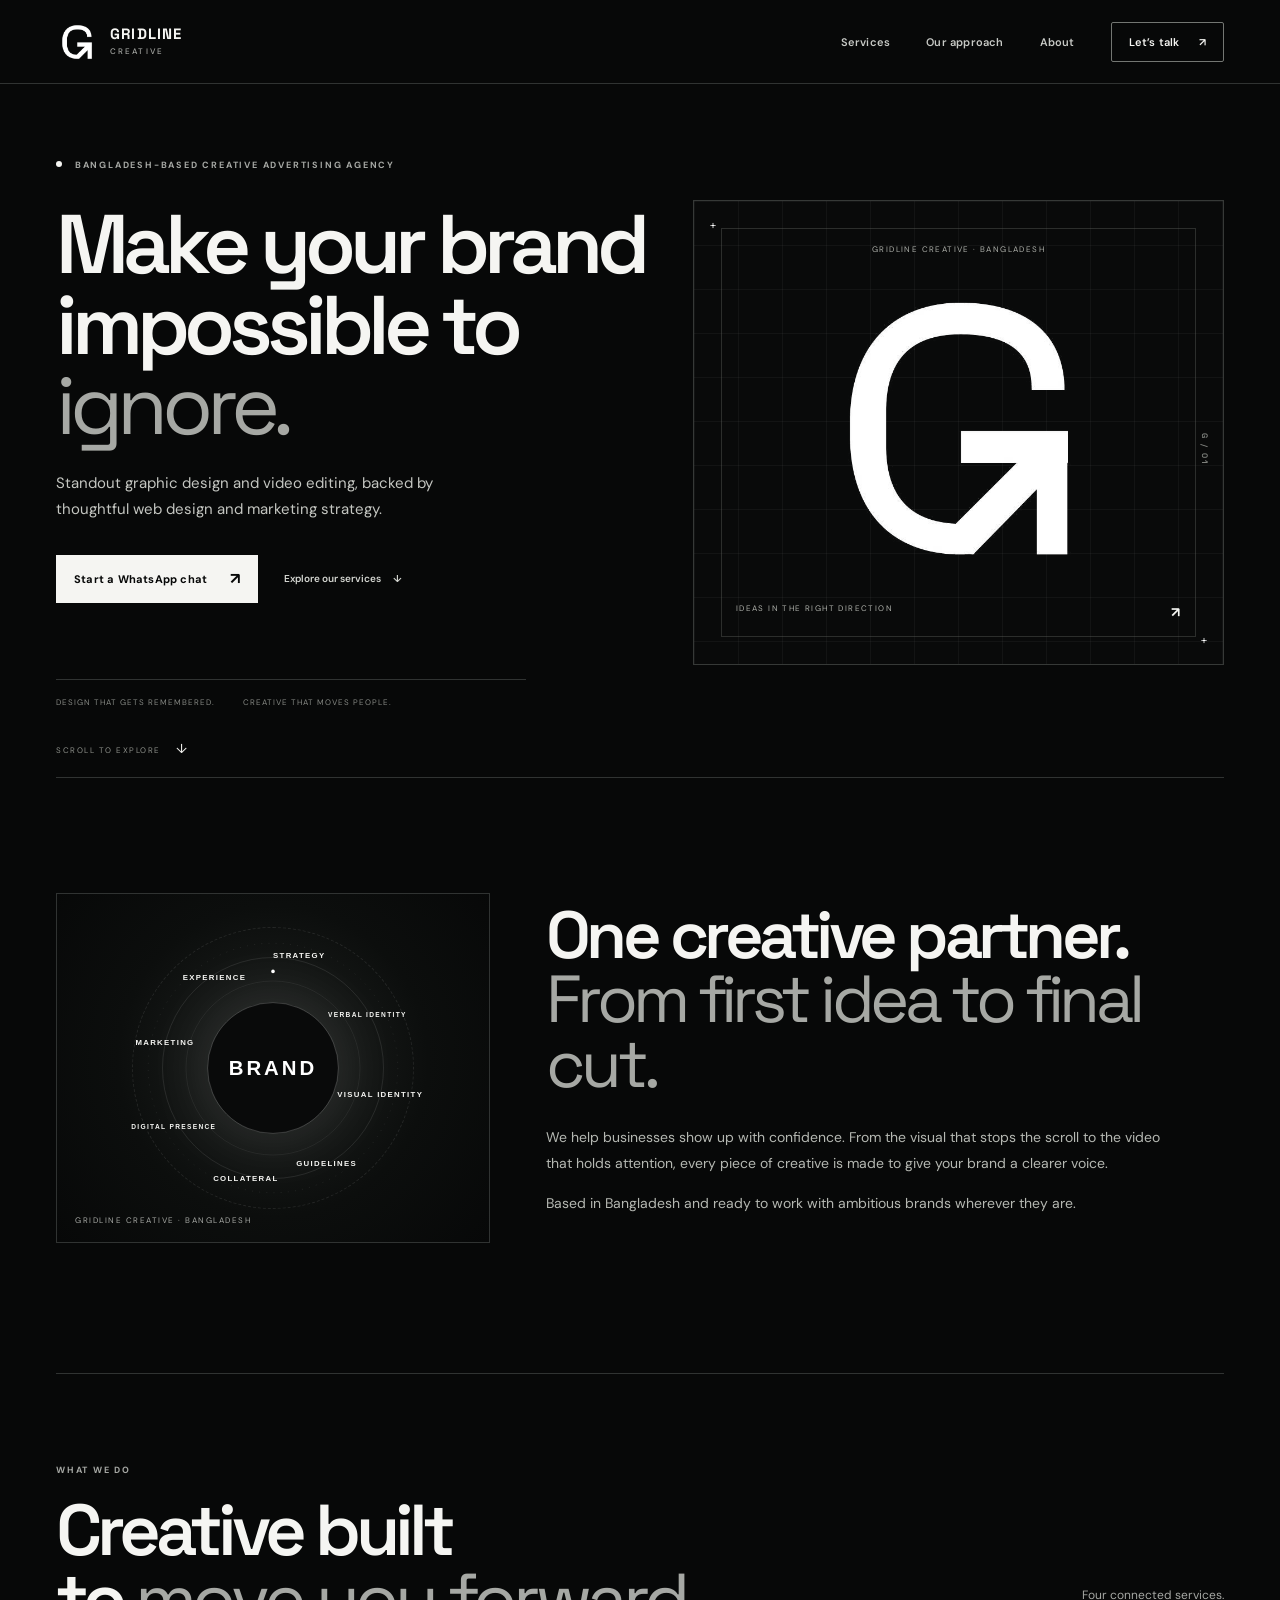
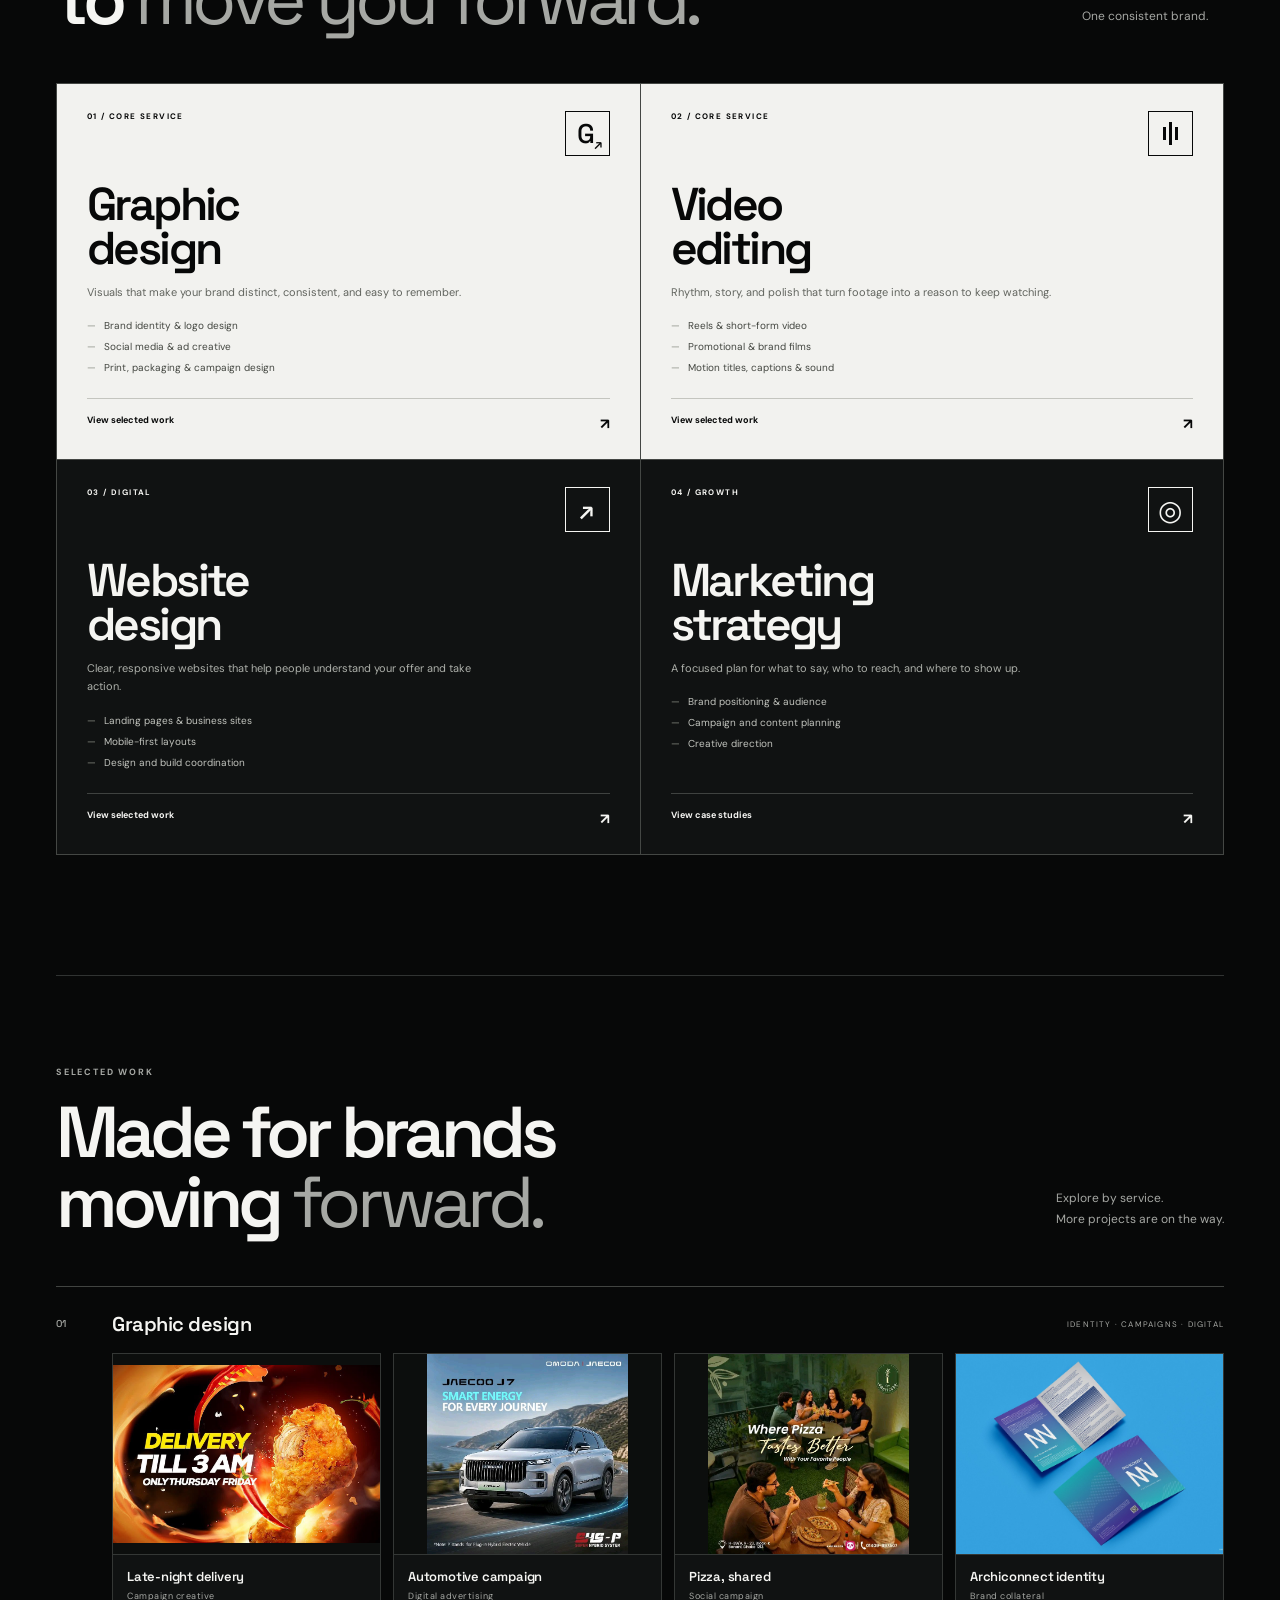
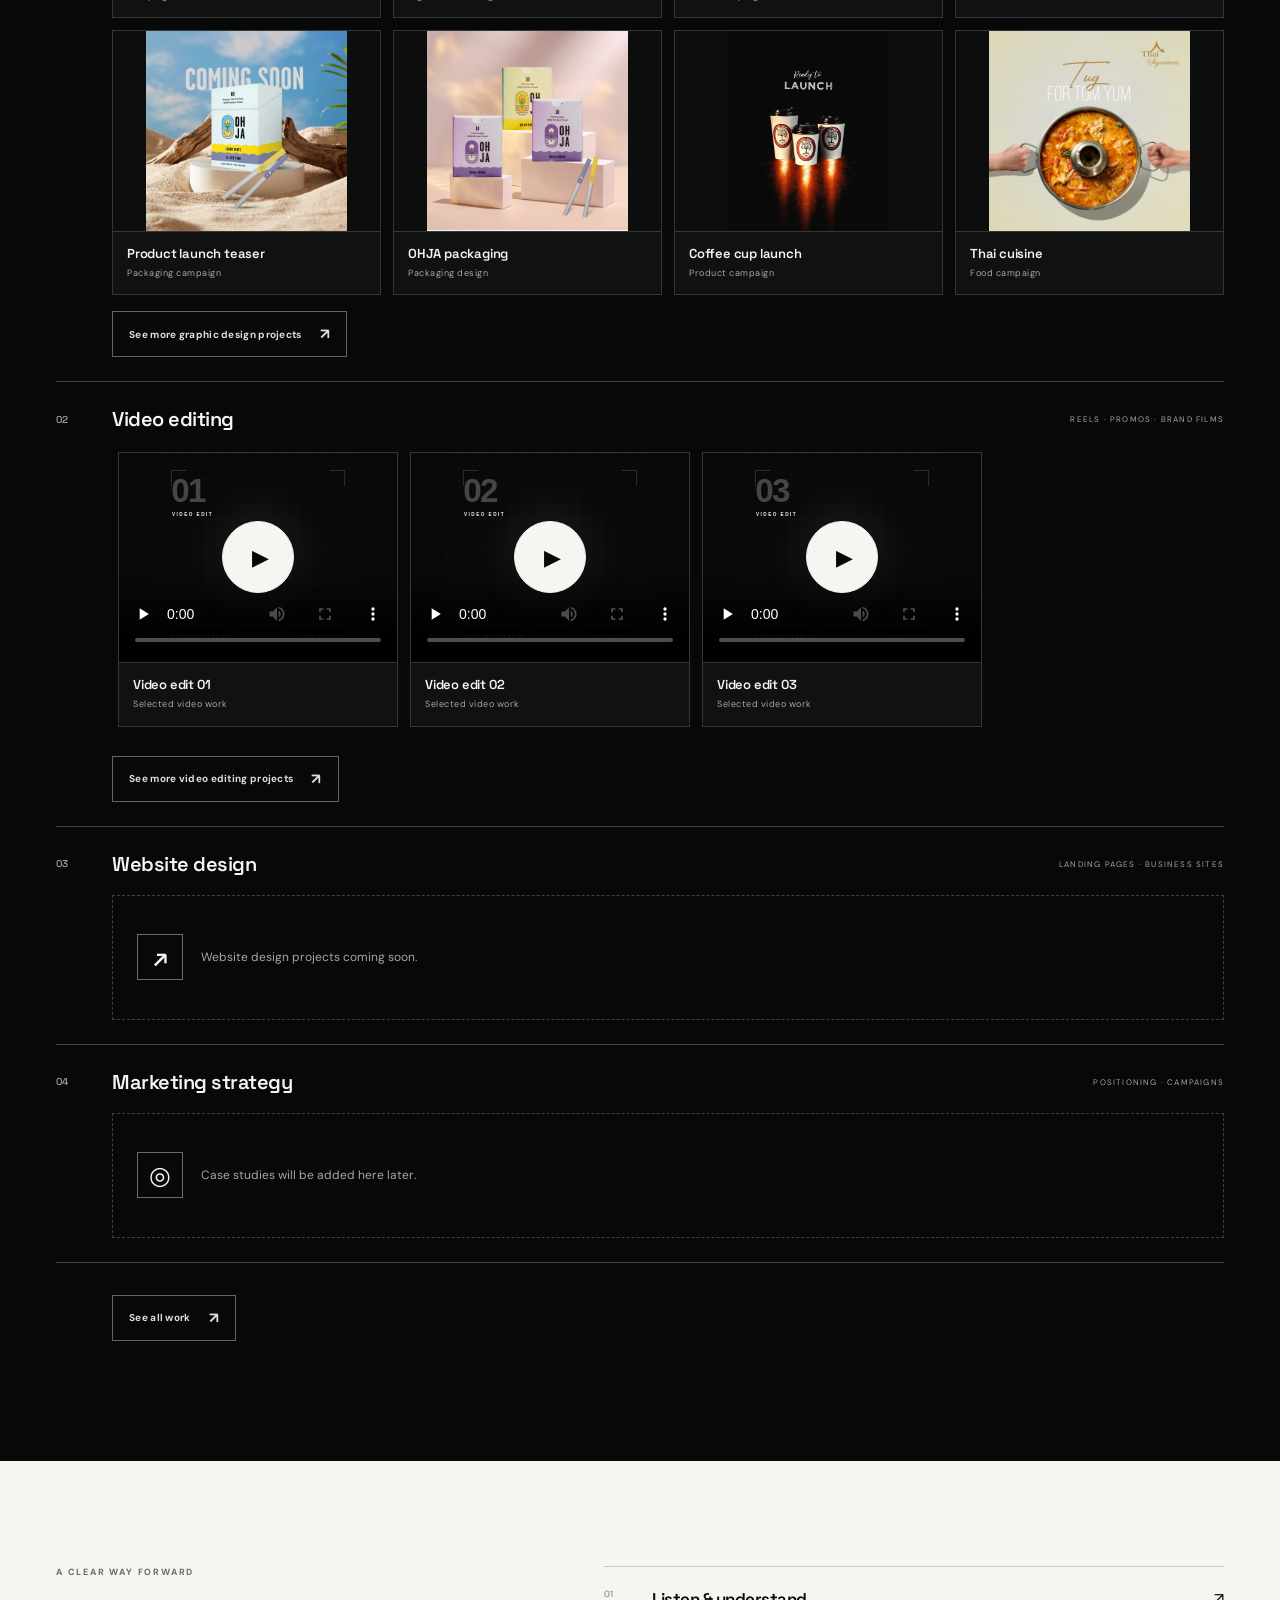
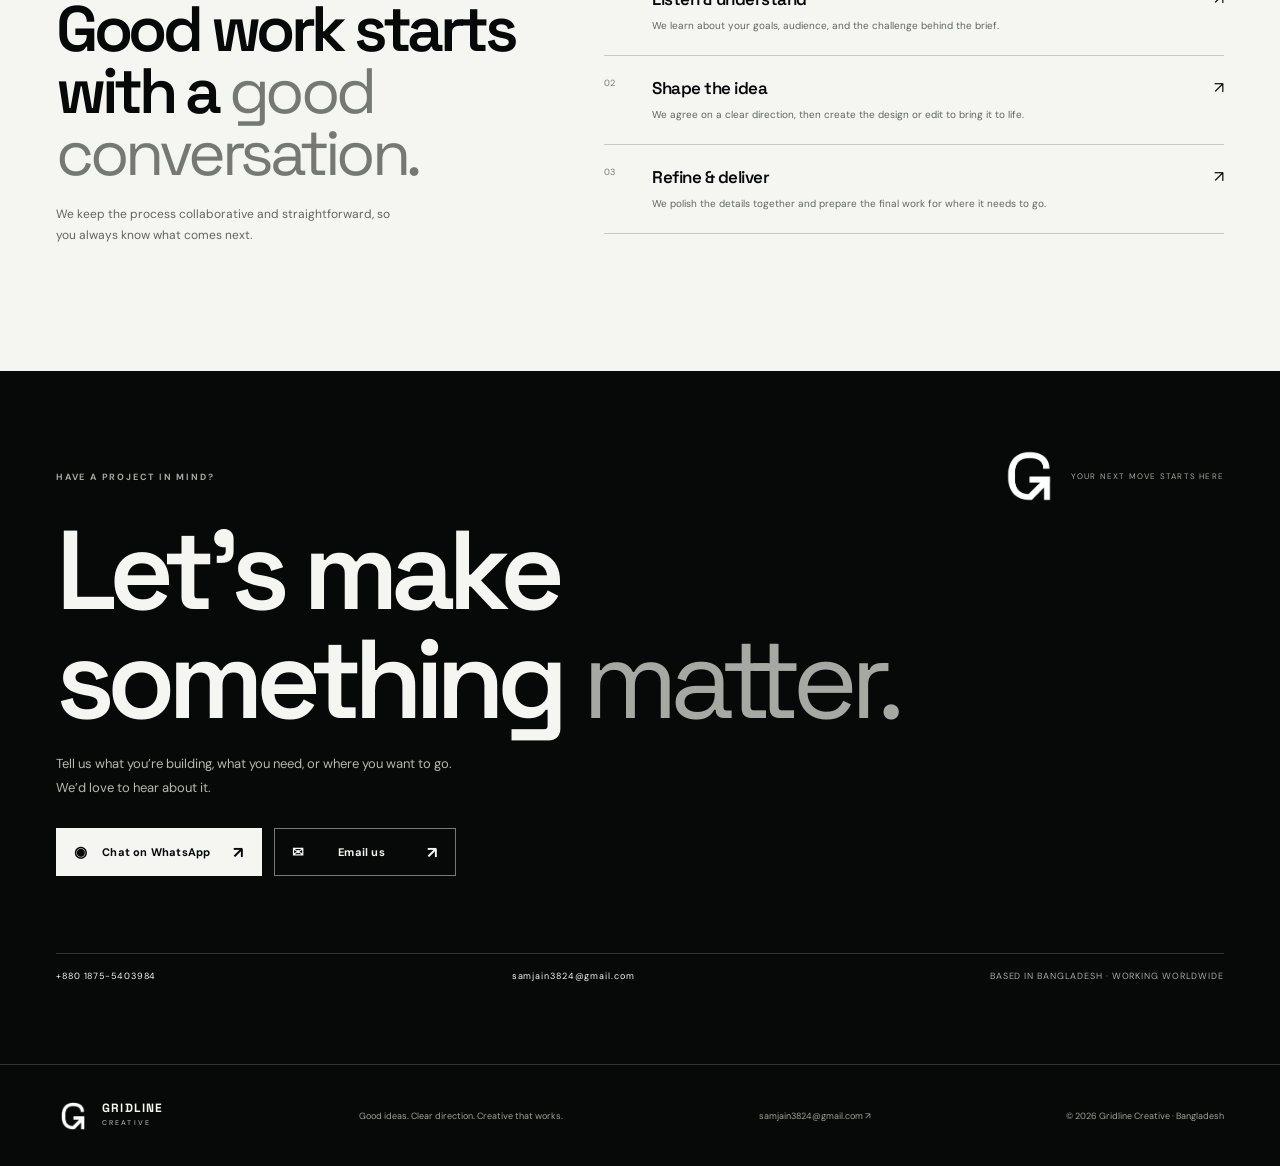
<file: index.html>
<!doctype html>
<html lang="en">
<head>
  <meta charset="utf-8">
  <meta name="viewport" content="width=device-width, initial-scale=1">
  <meta name="theme-color" content="#070808">
  <meta name="description" content="Gridline is a Bangladesh-based advertising agency for graphic design, video editing, website design, and marketing strategy.">
  <title>Gridline Creative — Design that makes your brand move</title>
  <link rel="preconnect" href="https://fonts.googleapis.com">
  <link rel="preconnect" href="https://fonts.gstatic.com" crossorigin>
  <link href="https://fonts.googleapis.com/css2?family=DM+Sans:wght@400;500;600;700&family=Space+Grotesk:wght@400;500;600;700&display=swap" rel="stylesheet">
  <link rel="stylesheet" href="styles.css?v=6">
  <script src="script.js?v=2" defer></script>
</head>
<body>
  <header class="site-header">
    <a class="brand" href="#home" aria-label="Gridline Creative home">
      <img src="gridline-mark.png" alt="Gridline G-arrow logo" class="brand-logo">
      <span class="brand-name">GRIDLINE<span>CREATIVE</span></span>
    </a>
    <button class="menu-toggle" aria-label="Open navigation" aria-expanded="false"><span></span><span></span></button>
    <nav class="nav-links" aria-label="Main navigation">
      <a href="#services">Services</a><a href="#approach">Our approach</a><a href="#about">About</a><a class="nav-cta" href="#contact">Let’s talk <span>↗</span></a>
    </nav>
  </header>

  <main>
    <section class="hero section-wrap" id="home">
      <div class="hero-copy">
        <p class="eyebrow"><span class="status-dot"></span> Bangladesh-based creative advertising agency</p>
        <h1>Make your brand<br>impossible to <span>ignore.</span></h1>
        <p class="hero-lede">Standout graphic design and video editing, backed by thoughtful web design and marketing strategy.</p>
        <div class="hero-actions"><a class="button button-light" href="https://wa.me/8801875403984?text=Hi%20Gridline%2C%20I%27d%20like%20to%20discuss%20a%20project." target="_blank" rel="noopener noreferrer">Start a WhatsApp chat <span>↗</span></a><a class="text-link" href="#services">Explore our services <span>↓</span></a></div>
        <div class="hero-foot"><span>DESIGN THAT GETS REMEMBERED.</span><span>CREATIVE THAT MOVES PEOPLE.</span></div>
      </div>
      <div class="hero-visual" aria-label="Gridline G-arrow logo on a black background" role="img">
        <div class="visual-grid"></div><div class="visual-cross cross-one">+</div><div class="visual-cross cross-two">+</div>
        <div class="visual-frame"><span class="frame-top">GRIDLINE CREATIVE · BANGLADESH</span><img src="gridline-mark.png" alt="" class="hero-logo"><span class="frame-bottom">IDEAS IN THE RIGHT DIRECTION <b>↗</b></span></div>
        <div class="visual-index">G / 01</div>
      </div>
      <a class="scroll-cue" href="#services" aria-label="Scroll to services">SCROLL TO EXPLORE <span>↓</span></a>
    </section>

    <section class="intro section-wrap" id="about">
      <figure class="intro-visual"><img class="intro-loop" src="assets/brand-loop.svg?v=3" alt="BRAND in the center surrounded by orbiting brand strategy and identity services"><figcaption>GRIDLINE CREATIVE · BANGLADESH</figcaption></figure>
      <div><h2>One creative partner.<br><span>From first idea to final cut.</span></h2><p class="body-copy">We help businesses show up with confidence. From the visual that stops the scroll to the video that holds attention, every piece of creative is made to give your brand a clearer voice.</p><p class="body-copy">Based in Bangladesh and ready to work with ambitious brands wherever they are.</p></div>
    </section>

    <section class="services section-wrap" id="services">
      <div class="section-heading"><div><p class="eyebrow">What we do</p><h2>Creative built<br>to <span>move you forward.</span></h2></div><p>Four connected services.<br>One consistent brand.</p></div>
      <div class="service-grid">
        <article class="service-card service-primary"><div class="service-top"><span>01 / CORE SERVICE</span><span class="service-icon icon-design">G<span>↗</span></span></div><h3>Graphic<br>design</h3><p>Visuals that make your brand distinct, consistent, and easy to remember.</p><ul><li>Brand identity & logo design</li><li>Social media & ad creative</li><li>Print, packaging & campaign design</li></ul><a href="#graphic-work" aria-label="View graphic design work">View selected work <span>↗</span></a></article>
        <article class="service-card service-primary"><div class="service-top"><span>02 / CORE SERVICE</span><span class="service-icon icon-video"><i></i><i></i><i></i></span></div><h3>Video<br>editing</h3><p>Rhythm, story, and polish that turn footage into a reason to keep watching.</p><ul><li>Reels & short-form video</li><li>Promotional & brand films</li><li>Motion titles, captions & sound</li></ul><a href="#video-work" aria-label="View video editing work">View selected work <span>↗</span></a></article>
        <article class="service-card service-secondary"><div class="service-top"><span>03 / DIGITAL</span><span class="service-icon icon-web">↗</span></div><h3>Website<br>design</h3><p>Clear, responsive websites that help people understand your offer and take action.</p><ul><li>Landing pages & business sites</li><li>Mobile-first layouts</li><li>Design and build coordination</li></ul><a href="#website-work" aria-label="View website design work">View selected work <span>↗</span></a></article>
        <article class="service-card service-secondary"><div class="service-top"><span>04 / GROWTH</span><span class="service-icon icon-strategy">◎</span></div><h3>Marketing<br>strategy</h3><p>A focused plan for what to say, who to reach, and where to show up.</p><ul><li>Brand positioning & audience</li><li>Campaign and content planning</li><li>Creative direction</li></ul><a href="#strategy-work" aria-label="View marketing strategy case studies">View case studies <span>↗</span></a></article>
      </div>
    </section>

    <section class="portfolio section-wrap" id="portfolio"><div class="section-heading"><div><p class="eyebrow">Selected work</p><h2>Made for brands<br>moving <span>forward.</span></h2></div><p>Explore by service.<br>More projects are on the way.</p></div>
      <div class="portfolio-list">
        <section class="portfolio-group" id="graphic-work"><div class="portfolio-label"><span>01</span><h3>Graphic design</h3><span>IDENTITY · CAMPAIGNS · DIGITAL</span></div><div class="gallery-grid gallery-featured">
          <a class="gallery-card" href="assets/portfolio/graphic/night-delivery-campaign.jpg" target="_blank" rel="noopener noreferrer"><img src="assets/portfolio/graphic/night-delivery-campaign.jpg" alt="Dramatic late-night chicken delivery campaign artwork" loading="lazy"><span class="gallery-caption"><strong>Late-night delivery</strong><small>Campaign creative</small></span></a>
          <a class="gallery-card" href="assets/portfolio/graphic/automotive-energy-campaign.jpg" target="_blank" rel="noopener noreferrer"><img src="assets/portfolio/graphic/automotive-energy-campaign.jpg" alt="Electric SUV campaign featuring a vehicle on a mountain road" loading="lazy"><span class="gallery-caption"><strong>Automotive campaign</strong><small>Digital advertising</small></span></a>
          <a class="gallery-card" href="assets/portfolio/graphic/pizza-lifestyle-campaign.jpg" target="_blank" rel="noopener noreferrer"><img src="assets/portfolio/graphic/pizza-lifestyle-campaign.jpg" alt="Lifestyle social campaign showing friends sharing pizza" loading="lazy"><span class="gallery-caption"><strong>Pizza, shared</strong><small>Social campaign</small></span></a>
          <a class="gallery-card" href="assets/portfolio/graphic/archiconnect-identity.jpg" target="_blank" rel="noopener noreferrer"><img src="assets/portfolio/graphic/archiconnect-identity.jpg" alt="Architectural brand stationery and identity system mockup" loading="lazy"><span class="gallery-caption"><strong>Archiconnect identity</strong><small>Brand collateral</small></span></a>
          <a class="gallery-card" href="assets/portfolio/graphic/ohja-product-launch.jpg" target="_blank" rel="noopener noreferrer"><img src="assets/portfolio/graphic/ohja-product-launch.jpg" alt="Product launch teaser featuring OHJA packaging in a desert scene" loading="lazy"><span class="gallery-caption"><strong>Product launch teaser</strong><small>Packaging campaign</small></span></a>
          <a class="gallery-card" href="assets/portfolio/graphic/ohja-packaging.jpg" target="_blank" rel="noopener noreferrer"><img src="assets/portfolio/graphic/ohja-packaging.jpg" alt="OHJA product packaging in a colorful studio composition" loading="lazy"><span class="gallery-caption"><strong>OHJA packaging</strong><small>Packaging design</small></span></a>
          <a class="gallery-card" href="assets/portfolio/graphic/coffee-cup-launch.jpg" target="_blank" rel="noopener noreferrer"><img src="assets/portfolio/graphic/coffee-cup-launch.jpg" alt="Three branded takeaway coffee cups ready to launch" loading="lazy"><span class="gallery-caption"><strong>Coffee cup launch</strong><small>Product campaign</small></span></a>
          <a class="gallery-card" href="assets/portfolio/graphic/thai-cuisine-campaign.jpg" target="_blank" rel="noopener noreferrer"><img src="assets/portfolio/graphic/thai-cuisine-campaign.jpg" alt="Overhead Thai cuisine campaign with a shared bowl of food" loading="lazy"><span class="gallery-caption"><strong>Thai cuisine</strong><small>Food campaign</small></span></a>
        </div><a class="portfolio-more" href="portfolio.html#graphic-work">See more graphic design projects <span>↗</span></a></section>
        <section class="portfolio-group" id="video-work"><div class="portfolio-label"><span>02</span><h3>Video editing</h3><span>REELS · PROMOS · BRAND FILMS</span></div><div class="gallery-grid gallery-strip video-strip">
          <article class="gallery-card video-card"><video controls preload="none" playsinline poster="assets/portfolio/video/video-edit-01-poster.svg" aria-label="Play video editing sample 1"><source src="assets/portfolio/video/video-edit-01.mp4" type="video/mp4">Your browser does not support HTML video.</video><span class="gallery-caption"><strong>Video edit 01</strong><small>Selected video work</small></span></article>
          <article class="gallery-card video-card"><video controls preload="none" playsinline poster="assets/portfolio/video/video-edit-02-poster.svg" aria-label="Play video editing sample 2"><source src="assets/portfolio/video/video-edit-02.mp4" type="video/mp4">Your browser does not support HTML video.</video><span class="gallery-caption"><strong>Video edit 02</strong><small>Selected video work</small></span></article>
          <article class="gallery-card video-card"><video controls preload="none" playsinline poster="assets/portfolio/video/video-edit-03-poster.svg" aria-label="Play video editing sample 3"><source src="assets/portfolio/video/video-edit-03.mp4" type="video/mp4">Your browser does not support HTML video.</video><span class="gallery-caption"><strong>Video edit 03</strong><small>Selected video work</small></span></article>
        </div><a class="portfolio-more" href="portfolio.html#video-work">See more video editing projects <span>↗</span></a></section>
        <section class="portfolio-group" id="website-work"><div class="portfolio-label"><span>03</span><h3>Website design</h3><span>LANDING PAGES · BUSINESS SITES</span></div><div class="gallery-empty"><span class="gallery-symbol">↗</span><p>Website design projects coming soon.</p></div></section>
        <section class="portfolio-group" id="strategy-work"><div class="portfolio-label"><span>04</span><h3>Marketing strategy</h3><span>POSITIONING · CAMPAIGNS</span></div><div class="gallery-empty"><span class="gallery-symbol">◎</span><p>Case studies will be added here later.</p></div></section>
      </div>
      <a class="portfolio-all" href="portfolio.html">See all work <span>↗</span></a>
    </section>

    <section class="approach" id="approach"><div class="section-wrap approach-inner"><div class="approach-heading"><p class="eyebrow">A clear way forward</p><h2>Good work starts<br>with a <span>good conversation.</span></h2><p>We keep the process collaborative and straightforward, so you always know what comes next.</p></div><div class="steps"><article><span>01</span><div><h3>Listen & understand</h3><p>We learn about your goals, audience, and the challenge behind the brief.</p></div><b>↗</b></article><article><span>02</span><div><h3>Shape the idea</h3><p>We agree on a clear direction, then create the design or edit to bring it to life.</p></div><b>↗</b></article><article><span>03</span><div><h3>Refine & deliver</h3><p>We polish the details together and prepare the final work for where it needs to go.</p></div><b>↗</b></article></div></div></section>

    <section class="contact section-wrap" id="contact"><div class="contact-mark"><img src="gridline-mark.png" alt="Gridline G-arrow logo"><span>YOUR NEXT MOVE STARTS HERE</span></div><p class="eyebrow">Have a project in mind?</p><h2>Let’s make<br>something <span>matter.</span></h2><p class="contact-copy">Tell us what you’re building, what you need, or where you want to go. We’d love to hear about it.</p><div class="contact-actions"><a class="button button-light" href="https://wa.me/8801875403984?text=Hi%20Gridline%2C%20I%27d%20like%20to%20discuss%20a%20project." target="_blank" rel="noopener noreferrer"><span class="whatsapp-icon">◉</span> Chat on WhatsApp <span>↗</span></a><a class="button button-outline" href="https://mail.google.com/mail/?view=cm&amp;fs=1&amp;to=samjain3824%40gmail.com&amp;su=Project%20enquiry%20for%20Gridline" target="_blank" rel="noopener noreferrer"><span class="mail-icon">✉</span> Email us <span>↗</span></a></div><div class="contact-details"><a href="https://wa.me/8801875403984" target="_blank" rel="noopener noreferrer">+880 1875-5403984</a><a href="mailto:samjain3824@gmail.com">samjain3824@gmail.com</a><span>BASED IN BANGLADESH · WORKING WORLDWIDE</span></div></section>
  </main>

  <footer class="site-footer"><a class="brand" href="#home"><img src="gridline-mark.png" alt="" class="brand-logo"><span class="brand-name">GRIDLINE<span>CREATIVE</span></span></a><p>Good ideas. Clear direction. Creative that works.</p><a class="footer-email" href="mailto:samjain3824@gmail.com">samjain3824@gmail.com ↗</a><span class="copyright">© <span id="year"></span> Gridline Creative · Bangladesh</span></footer>
</body>
</html>
</file>
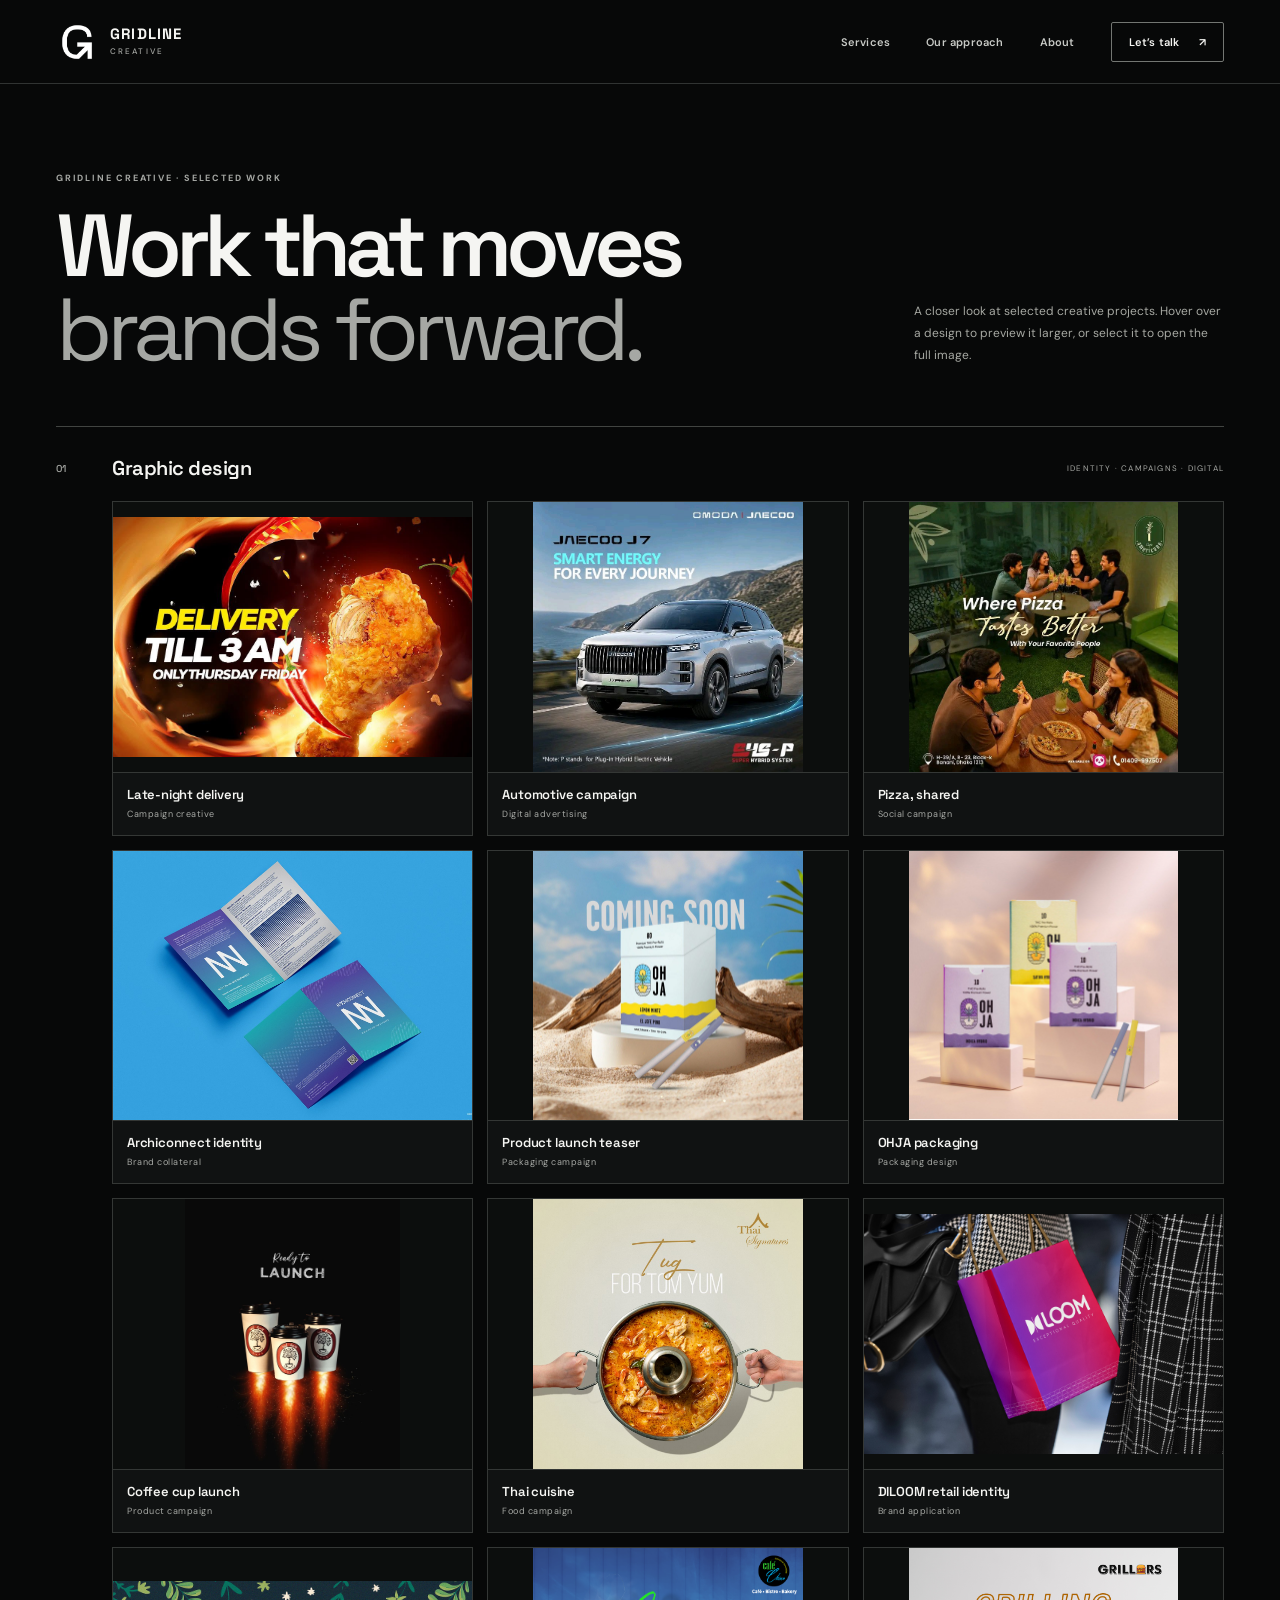
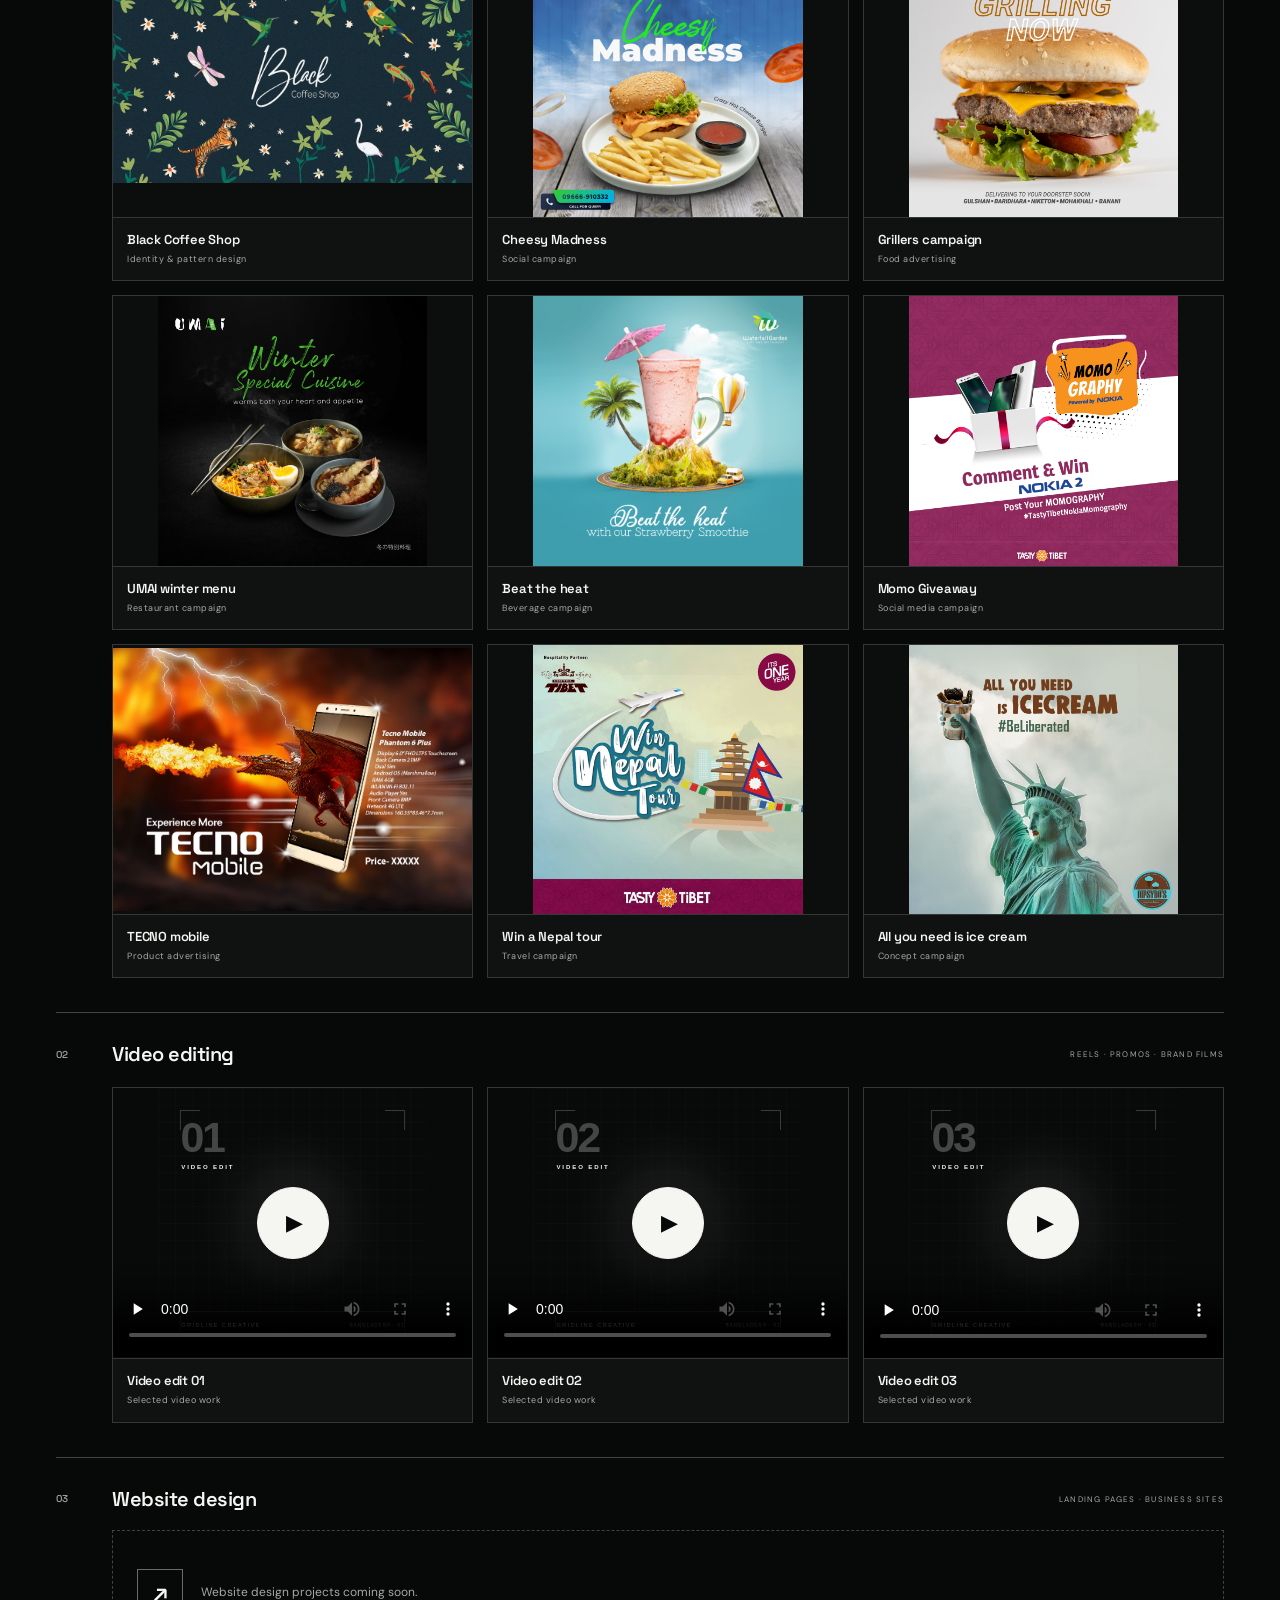
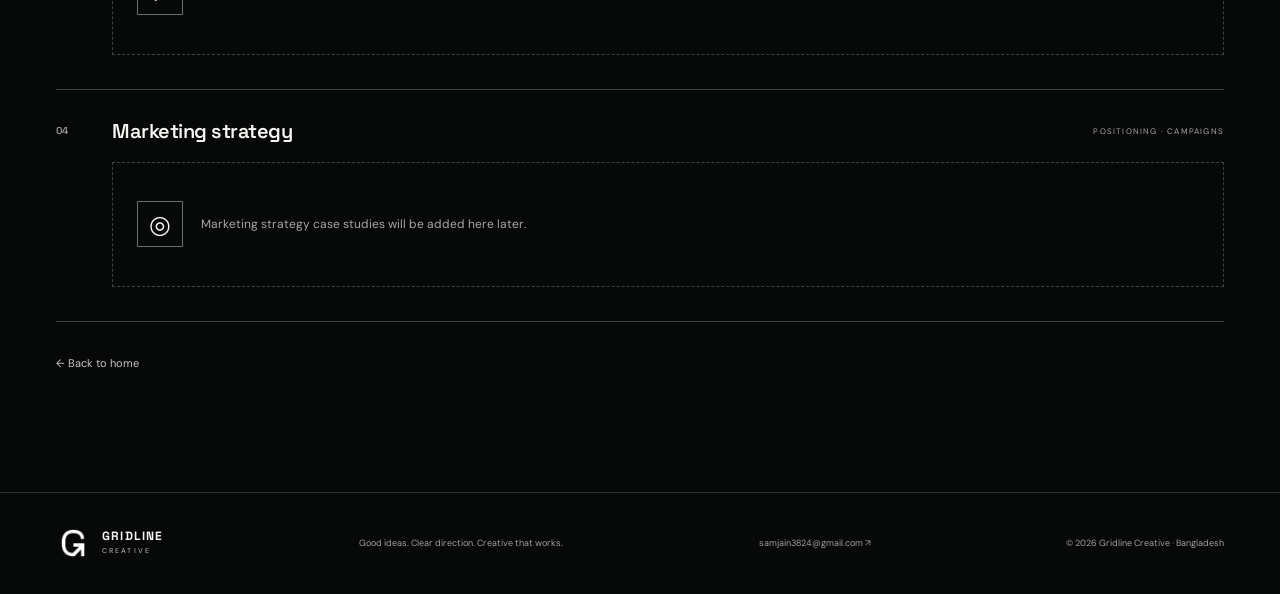
<file: portfolio.html>
<!doctype html>
<html lang="en">
<head>
  <meta charset="utf-8">
  <meta name="viewport" content="width=device-width, initial-scale=1">
  <meta name="theme-color" content="#070808">
  <meta name="description" content="Selected graphic design and website design projects by Gridline Creative, a Bangladesh-based advertising agency.">
  <title>Selected Work — Gridline Creative</title>
  <link rel="preconnect" href="https://fonts.googleapis.com">
  <link rel="preconnect" href="https://fonts.gstatic.com" crossorigin>
  <link href="https://fonts.googleapis.com/css2?family=DM+Sans:wght@400;500;600;700&family=Space+Grotesk:wght@400;500;600;700&display=swap" rel="stylesheet">
  <link rel="stylesheet" href="styles.css?v=6">
  <script src="script.js" defer></script>
</head>
<body>
  <header class="site-header">
    <a class="brand" href="index.html#home" aria-label="Gridline Creative home"><img src="gridline-mark.png" alt="Gridline G-arrow logo" class="brand-logo"><span class="brand-name">GRIDLINE<span>CREATIVE</span></span></a>
    <button class="menu-toggle" aria-label="Open navigation" aria-expanded="false"><span></span><span></span></button>
    <nav class="nav-links" aria-label="Main navigation"><a href="index.html#services">Services</a><a href="index.html#approach">Our approach</a><a href="index.html#about">About</a><a class="nav-cta" href="index.html#contact">Let’s talk <span>↗</span></a></nav>
  </header>
  <main class="portfolio-page section-wrap">
    <div class="page-intro"><div><p class="eyebrow">Gridline Creative · Selected work</p><h1>Work that moves<br><span>brands forward.</span></h1></div><p>A closer look at selected creative projects. Hover over a design to preview it larger, or select it to open the full image.</p></div>
    <div class="portfolio-list">
      <section class="portfolio-group" id="graphic-work"><div class="portfolio-label"><span>01</span><h3>Graphic design</h3><span>IDENTITY · CAMPAIGNS · DIGITAL</span></div><div class="gallery-grid">
        <a class="gallery-card" href="assets/portfolio/graphic/night-delivery-campaign.jpg" target="_blank" rel="noopener noreferrer"><img src="assets/portfolio/graphic/night-delivery-campaign.jpg" alt="Dramatic late-night chicken delivery campaign artwork" loading="lazy"><span class="gallery-caption"><strong>Late-night delivery</strong><small>Campaign creative</small></span></a>
        <a class="gallery-card" href="assets/portfolio/graphic/automotive-energy-campaign.jpg" target="_blank" rel="noopener noreferrer"><img src="assets/portfolio/graphic/automotive-energy-campaign.jpg" alt="Electric SUV campaign featuring a vehicle on a mountain road" loading="lazy"><span class="gallery-caption"><strong>Automotive campaign</strong><small>Digital advertising</small></span></a>
        <a class="gallery-card" href="assets/portfolio/graphic/pizza-lifestyle-campaign.jpg" target="_blank" rel="noopener noreferrer"><img src="assets/portfolio/graphic/pizza-lifestyle-campaign.jpg" alt="Lifestyle social campaign showing friends sharing pizza" loading="lazy"><span class="gallery-caption"><strong>Pizza, shared</strong><small>Social campaign</small></span></a>
        <a class="gallery-card" href="assets/portfolio/graphic/archiconnect-identity.jpg" target="_blank" rel="noopener noreferrer"><img src="assets/portfolio/graphic/archiconnect-identity.jpg" alt="Architectural brand stationery and identity system mockup" loading="lazy"><span class="gallery-caption"><strong>Archiconnect identity</strong><small>Brand collateral</small></span></a>
        <a class="gallery-card" href="assets/portfolio/graphic/ohja-product-launch.jpg" target="_blank" rel="noopener noreferrer"><img src="assets/portfolio/graphic/ohja-product-launch.jpg" alt="Product launch teaser featuring OHJA packaging in a desert scene" loading="lazy"><span class="gallery-caption"><strong>Product launch teaser</strong><small>Packaging campaign</small></span></a>
        <a class="gallery-card" href="assets/portfolio/graphic/ohja-packaging.jpg" target="_blank" rel="noopener noreferrer"><img src="assets/portfolio/graphic/ohja-packaging.jpg" alt="OHJA product packaging in a colorful studio composition" loading="lazy"><span class="gallery-caption"><strong>OHJA packaging</strong><small>Packaging design</small></span></a>
        <a class="gallery-card" href="assets/portfolio/graphic/coffee-cup-launch.jpg" target="_blank" rel="noopener noreferrer"><img src="assets/portfolio/graphic/coffee-cup-launch.jpg" alt="Three branded takeaway coffee cups ready to launch" loading="lazy"><span class="gallery-caption"><strong>Coffee cup launch</strong><small>Product campaign</small></span></a>
        <a class="gallery-card" href="assets/portfolio/graphic/thai-cuisine-campaign.jpg" target="_blank" rel="noopener noreferrer"><img src="assets/portfolio/graphic/thai-cuisine-campaign.jpg" alt="Overhead Thai cuisine campaign with a shared bowl of food" loading="lazy"><span class="gallery-caption"><strong>Thai cuisine</strong><small>Food campaign</small></span></a>
        <a class="gallery-card" href="assets/portfolio/graphic/diloom-brand-bag.jpg" target="_blank" rel="noopener noreferrer"><img src="assets/portfolio/graphic/diloom-brand-bag.jpg" alt="DILOOM magenta shopping bag brand mockup" loading="lazy"><span class="gallery-caption"><strong>DILOOM retail identity</strong><small>Brand application</small></span></a>
        <a class="gallery-card" href="assets/portfolio/graphic/black-coffee-shop-identity.png" target="_blank" rel="noopener noreferrer"><img src="assets/portfolio/graphic/black-coffee-shop-identity.png" alt="Black Coffee Shop identity with illustrated botanical pattern" loading="lazy"><span class="gallery-caption"><strong>Black Coffee Shop</strong><small>Identity &amp; pattern design</small></span></a>
        <a class="gallery-card" href="assets/portfolio/graphic/cheesy-madness-campaign.png" target="_blank" rel="noopener noreferrer"><img src="assets/portfolio/graphic/cheesy-madness-campaign.png" alt="Cheesy Madness burger campaign for Cafe Chino" loading="lazy"><span class="gallery-caption"><strong>Cheesy Madness</strong><small>Social campaign</small></span></a>
        <a class="gallery-card" href="assets/portfolio/graphic/grillers-burger-campaign.png" target="_blank" rel="noopener noreferrer"><img src="assets/portfolio/graphic/grillers-burger-campaign.png" alt="Grillers burger campaign with a close-up product photograph" loading="lazy"><span class="gallery-caption"><strong>Grillers campaign</strong><small>Food advertising</small></span></a>
        <a class="gallery-card" href="assets/portfolio/graphic/umai-winter-menu.jpg" target="_blank" rel="noopener noreferrer"><img src="assets/portfolio/graphic/umai-winter-menu.jpg" alt="UMAI winter special cuisine promotional artwork" loading="lazy"><span class="gallery-caption"><strong>UMAI winter menu</strong><small>Restaurant campaign</small></span></a>
        <a class="gallery-card" href="assets/portfolio/graphic/strawberry-smoothie-campaign.png" target="_blank" rel="noopener noreferrer"><img src="assets/portfolio/graphic/strawberry-smoothie-campaign.png" alt="Waterfall Garden strawberry smoothie summer campaign" loading="lazy"><span class="gallery-caption"><strong>Beat the heat</strong><small>Beverage campaign</small></span></a>
        <a class="gallery-card" href="assets/portfolio/graphic/tasty-tibet-giveaway.jpg" target="_blank" rel="noopener noreferrer"><img src="assets/portfolio/graphic/tasty-tibet-giveaway.jpg" alt="Tasty Tibet social media giveaway campaign" loading="lazy"><span class="gallery-caption"><strong>Momo Giveaway</strong><small>Social media campaign</small></span></a>
        <a class="gallery-card" href="assets/portfolio/graphic/tecno-mobile-campaign.png" target="_blank" rel="noopener noreferrer"><img src="assets/portfolio/graphic/tecno-mobile-campaign.png" alt="TECNO Phantom mobile advertising visual with dramatic lighting" loading="lazy"><span class="gallery-caption"><strong>TECNO mobile</strong><small>Product advertising</small></span></a>
        <a class="gallery-card" href="assets/portfolio/graphic/nepal-tour-campaign.jpg" target="_blank" rel="noopener noreferrer"><img src="assets/portfolio/graphic/nepal-tour-campaign.jpg" alt="Tasty Tibet Nepal tour promotional artwork" loading="lazy"><span class="gallery-caption"><strong>Win a Nepal tour</strong><small>Travel campaign</small></span></a>
        <a class="gallery-card" href="assets/portfolio/graphic/ice-cream-concept.jpg" target="_blank" rel="noopener noreferrer"><img src="assets/portfolio/graphic/ice-cream-concept.jpg" alt="Playful ice cream campaign featuring the Statue of Liberty" loading="lazy"><span class="gallery-caption"><strong>All you need is ice cream</strong><small>Concept campaign</small></span></a>
      </div></section>
      <section class="portfolio-group" id="video-work"><div class="portfolio-label"><span>02</span><h3>Video editing</h3><span>REELS · PROMOS · BRAND FILMS</span></div><div class="gallery-grid video-gallery">
        <article class="gallery-card video-card"><video controls preload="none" playsinline poster="assets/portfolio/video/video-edit-01-poster.svg" aria-label="Play video editing sample 1"><source src="assets/portfolio/video/video-edit-01.mp4" type="video/mp4">Your browser does not support HTML video.</video><span class="gallery-caption"><strong>Video edit 01</strong><small>Selected video work</small></span></article>
        <article class="gallery-card video-card"><video controls preload="none" playsinline poster="assets/portfolio/video/video-edit-02-poster.svg" aria-label="Play video editing sample 2"><source src="assets/portfolio/video/video-edit-02.mp4" type="video/mp4">Your browser does not support HTML video.</video><span class="gallery-caption"><strong>Video edit 02</strong><small>Selected video work</small></span></article>
        <article class="gallery-card video-card"><video controls preload="none" playsinline poster="assets/portfolio/video/video-edit-03-poster.svg" aria-label="Play video editing sample 3"><source src="assets/portfolio/video/video-edit-03.mp4" type="video/mp4">Your browser does not support HTML video.</video><span class="gallery-caption"><strong>Video edit 03</strong><small>Selected video work</small></span></article>
      </div></section>
      <section class="portfolio-group" id="website-work"><div class="portfolio-label"><span>03</span><h3>Website design</h3><span>LANDING PAGES · BUSINESS SITES</span></div><div class="gallery-empty"><span class="gallery-symbol">↗</span><p>Website design projects coming soon.</p></div></section>
      <section class="portfolio-group" id="strategy-work"><div class="portfolio-label"><span>04</span><h3>Marketing strategy</h3><span>POSITIONING · CAMPAIGNS</span></div><div class="gallery-empty"><span class="gallery-symbol">◎</span><p>Marketing strategy case studies will be added here later.</p></div></section>
    </div>
    <a class="portfolio-back" href="index.html#portfolio">← Back to home</a>
  </main>
  <footer class="site-footer"><a class="brand" href="index.html#home"><img src="gridline-mark.png" alt="" class="brand-logo"><span class="brand-name">GRIDLINE<span>CREATIVE</span></span></a><p>Good ideas. Clear direction. Creative that works.</p><a class="footer-email" href="mailto:samjain3824@gmail.com">samjain3824@gmail.com ↗</a><span class="copyright">© <span id="year"></span> Gridline Creative · Bangladesh</span></footer>
</body>
</html>
</file>
<file: styles.css>
:root{--black:#070808;--black-soft:#101212;--white:#f5f5f2;--gray:#a6a8a4;--line:#303332;--dark-line:#d8d9d5;--display:'Space Grotesk',sans-serif;--body:'DM Sans',sans-serif}*{box-sizing:border-box}html{scroll-behavior:smooth;scroll-padding-top:84px}body{margin:0;background:var(--black);color:var(--white);font-family:var(--body);-webkit-font-smoothing:antialiased}a{color:inherit;text-decoration:none}button{font:inherit}.section-wrap{width:min(1240px,calc(100% - 112px));margin-inline:auto}.site-header{height:84px;padding:0 56px;display:flex;align-items:center;justify-content:space-between;border-bottom:1px solid var(--line);background:var(--black);position:relative;z-index:5}.brand{display:flex;align-items:center;gap:12px}.brand-logo{width:42px;height:42px;object-fit:cover;display:block}.brand-name{font:700 15px/1 var(--display);letter-spacing:1.2px}.brand-name>span{display:block;color:var(--gray);font:500 8px/1.5 var(--body);letter-spacing:2.1px;margin-top:4px}.nav-links{display:flex;align-items:center;gap:36px;font-size:11px;font-weight:600;letter-spacing:.2px}.nav-links>a:not(.nav-cta){color:#c7c9c5}.nav-cta{border:1px solid #737672;padding:12px 17px;border-radius:2px}.nav-cta span{padding-left:16px}.nav-cta:hover,.button-outline:hover{background:var(--white);color:var(--black)}.menu-toggle{display:none}.hero{min-height:660px;display:grid;grid-template-columns:1.06fr .94fr;position:relative;padding-top:75px;padding-bottom:70px;gap:38px}.hero-copy{display:flex;flex-direction:column;align-items:flex-start;justify-content:center;position:relative;z-index:1}.eyebrow{text-transform:uppercase;font-size:9px;font-weight:700;letter-spacing:1.8px;color:var(--gray);margin:0}.status-dot{display:inline-block;width:6px;height:6px;background:var(--white);border-radius:50%;margin-right:9px;vertical-align:1px}.hero h1,.intro h2,.section-heading h2,.approach h2,.contact h2{font:600 clamp(53px,6.5vw,88px)/.97 var(--display);letter-spacing:-6px;margin:33px 0 24px}.hero h1 span,.intro h2 span,.section-heading h2 span,.approach h2 span,.contact h2 span{color:var(--gray);font-weight:400}.hero-lede{max-width:450px;font-size:15px;line-height:1.75;color:#c4c6c1;margin:0}.hero-actions{display:flex;align-items:center;gap:26px;margin-top:32px}.button{min-height:48px;display:inline-flex;align-items:center;gap:15px;padding:0 17px;font-size:11px;font-weight:700;letter-spacing:.2px;border:1px solid transparent;transition:.2s ease}.button span:last-child{font-size:16px;margin-left:8px}.button-light{background:var(--white);color:var(--black)}.button-light:hover{background:#d7d9d3}.text-link{font-size:10px;font-weight:600;color:#d5d7d2}.text-link span{padding-left:10px}.hero-foot{display:flex;gap:28px;margin-top:76px;padding-top:17px;border-top:1px solid var(--line);width:min(470px,100%);font-size:8px;letter-spacing:1px;color:#858883}.hero-visual{height:465px;align-self:center;background:#090a0a;border:1px solid #363937;position:relative;overflow:hidden}.visual-grid{position:absolute;inset:0;background-image:linear-gradient(#ffffff0a 1px,transparent 1px),linear-gradient(90deg,#ffffff0a 1px,transparent 1px);background-size:44px 44px}.visual-frame{position:absolute;inset:27px;border:1px solid #62656066;display:flex;flex-direction:column;align-items:center;justify-content:space-between;padding:15px 14px}.frame-top,.frame-bottom{font-size:8px;letter-spacing:1.4px;color:#adafa9}.frame-bottom{align-self:stretch;display:flex;justify-content:space-between}.frame-bottom b{font-size:14px;color:var(--white)}.hero-logo{width:68%;max-width:320px;aspect-ratio:1/1;object-fit:cover;mix-blend-mode:screen}.visual-cross{position:absolute;color:#fff;font-size:12px;font-weight:300;z-index:1}.cross-one{top:16px;left:16px}.cross-two{bottom:16px;right:16px}.visual-index{position:absolute;right:13px;top:50%;writing-mode:vertical-rl;font:600 8px var(--display);letter-spacing:2px;color:#858883}.scroll-cue{position:absolute;bottom:20px;left:0;font-size:8px;letter-spacing:1.5px;color:#8d908a}.scroll-cue span{font-size:13px;padding-left:12px;color:var(--white)}.intro{border-top:1px solid var(--line);padding:115px 0 130px;display:grid;grid-template-columns:.78fr 1.22fr}.intro>.eyebrow{padding-top:10px}.intro h2{font-size:clamp(45px,5.2vw,68px);letter-spacing:-4.5px;margin:0 0 28px}.body-copy{font-size:14px;line-height:1.85;max-width:640px;color:#b5b8b2;margin:0 0 15px}.services{padding:90px 0 120px;border-top:1px solid var(--line)}.section-heading{display:flex;justify-content:space-between;align-items:flex-end;margin-bottom:48px}.section-heading h2{font-size:clamp(46px,5.7vw,72px);letter-spacing:-5px;margin:20px 0 0}.section-heading>p{font-size:12px;line-height:1.75;color:var(--gray);margin:0 0 8px}.service-grid{display:grid;grid-template-columns:1fr 1fr;gap:1px;background:#444744;border:1px solid #444744}.service-card{min-height:355px;padding:27px 30px 25px;display:flex;flex-direction:column}.service-primary{background:#f2f2ef;color:var(--black)}.service-secondary{background:var(--black-soft);color:var(--white)}.service-top{display:flex;justify-content:space-between;align-items:flex-start;font-size:8px;letter-spacing:1.4px;font-weight:700}.service-icon{width:45px;height:45px;border:1px solid currentColor;display:grid;place-items:center;font:500 27px var(--display)}.icon-design{position:relative}.icon-design span{position:absolute;font-size:14px;right:4px;bottom:2px}.icon-video{display:flex;align-items:center;justify-content:center;gap:3px}.icon-video i{width:3px;height:13px;background:currentColor;display:block}.icon-video i:nth-child(2){height:23px}.icon-web{font-size:25px}.icon-strategy{font-size:28px}.service-card h3{font:600 clamp(32px,4vw,46px)/.96 var(--display);letter-spacing:-2.6px;margin:26px 0 12px}.service-card>p{max-width:390px;font-size:11px;line-height:1.7;color:#62655f;margin:0 0 14px}.service-secondary>p{color:#adb0aa}.service-card ul{list-style:none;padding:0;margin:0 0 20px;font-size:10px;line-height:2.1;color:#434640}.service-secondary ul{color:#c2c4be}.service-card li:before{content:'—';padding-right:8px;color:#8a8d85}.service-card>a{margin-top:auto;padding-top:15px;border-top:1px solid #c4c5bf;display:flex;justify-content:space-between;font-size:9px;font-weight:700}.service-secondary>a{border-color:#3f4240}.service-card>a span{font-size:15px}.approach{background:var(--white);color:var(--black);padding:105px 0 112px}.approach-inner{display:grid;grid-template-columns:.85fr 1.15fr;gap:90px}.approach .eyebrow{color:#696c66}.approach h2{font-size:clamp(44px,5vw,66px);letter-spacing:-4.5px;margin:20px 0}.approach h2 span{color:#767973}.approach-heading>p:last-child{font-size:12px;line-height:1.8;color:#62655f;max-width:340px}.steps{border-top:1px solid #c9cac4}.steps article{display:grid;grid-template-columns:38px 1fr 18px;gap:10px;align-items:start;border-bottom:1px solid #c9cac4;padding:21px 0}.steps article>span{font-size:9px;color:#777a74}.steps h3{font:600 17px var(--display);letter-spacing:-.5px;margin:0 0 7px}.steps p{font-size:10px;line-height:1.7;color:#62655f;margin:0}.steps b{font-weight:400;text-align:right}.contact{padding:100px 0 82px;position:relative}.contact-mark{display:flex;align-items:center;gap:15px;position:absolute;top:78px;right:0;font-size:8px;letter-spacing:1.2px;color:var(--gray)}.contact-mark img{width:54px;height:54px;object-fit:cover}.contact h2{font-size:clamp(65px,9vw,112px);letter-spacing:-8px;margin:34px 0 18px}.contact-copy{max-width:420px;color:#b6b8b3;font-size:13px;line-height:1.8;margin:0}.contact-actions{display:flex;gap:12px;margin-top:29px}.contact-actions .button{min-width:182px;justify-content:space-between}.button-outline{border-color:#757873}.contact-details{display:flex;justify-content:space-between;border-top:1px solid var(--line);padding-top:16px;margin-top:77px;font-size:9px;letter-spacing:.9px;color:#a6a8a2}.contact-details a{color:var(--white)}.contact-details a:hover,.footer-email:hover{color:#d0d2cc}.whatsapp-icon{font-size:15px}.mail-icon{font-size:14px}.site-footer{min-height:102px;padding:22px 56px;border-top:1px solid var(--line);display:flex;align-items:center;justify-content:space-between;gap:22px}.site-footer .brand-logo{width:34px;height:34px}.site-footer .brand-name{font-size:12px}.site-footer .brand-name>span{font-size:7px}.site-footer p,.footer-email,.copyright{font-size:9px;color:#a0a29c;margin:0}.copyright{white-space:nowrap}
@media(max-width:850px){.section-wrap{width:calc(100% - 48px)}.site-header{padding-inline:24px}.hero{grid-template-columns:1fr;padding-top:55px;gap:30px}.hero-copy{padding-bottom:0}.hero h1{font-size:clamp(61px,10vw,84px)}.hero-foot{margin-top:45px}.hero-visual{height:min(465px,65vw);width:100%}.scroll-cue{bottom:16px}.intro{grid-template-columns:.65fr 1.35fr;padding:90px 0 100px}.approach-inner{gap:40px}.contact-mark{right:0}.site-footer{padding-inline:24px}}
@media(max-width:580px){html{scroll-padding-top:70px}.section-wrap{width:calc(100% - 40px)}.site-header{height:70px;padding-inline:20px}.brand{gap:9px}.brand-logo{width:36px;height:36px}.brand-name{font-size:13px}.menu-toggle{display:flex;width:38px;height:38px;background:none;border:1px solid #454845;border-radius:50%;align-items:center;justify-content:center;flex-direction:column;gap:5px}.menu-toggle span{width:13px;height:1px;background:var(--white)}.nav-links{display:none;position:absolute;top:70px;left:0;right:0;background:var(--black);padding:25px 20px 30px;flex-direction:column;align-items:flex-start;gap:22px;border-bottom:1px solid var(--line)}.nav-links.open{display:flex}.nav-cta{margin-top:4px}.hero{padding-top:48px;padding-bottom:54px;gap:28px}.eyebrow{font-size:8px;letter-spacing:1.3px}.hero h1{font-size:clamp(48px,12.4vw,67px);letter-spacing:-4px;margin:28px 0 18px}.hero-lede{font-size:13px}.hero-actions{align-items:flex-start;flex-direction:column;gap:20px;margin-top:25px}.button{min-height:46px}.hero-foot{gap:16px;margin-top:38px;padding-top:13px;font-size:7px;line-height:1.5}.hero-visual{height:330px}.visual-frame{inset:20px;padding:12px 10px}.frame-top,.frame-bottom{font-size:6px;letter-spacing:1px}.hero-logo{width:70%}.scroll-cue{font-size:7px;bottom:17px}.intro{display:block;padding:72px 0}.intro>.eyebrow{margin-bottom:28px}.intro h2{font-size:43px;letter-spacing:-3px}.body-copy{font-size:12px}.services{padding:72px 0 78px}.section-heading{align-items:flex-start;flex-direction:column;gap:16px;margin-bottom:28px}.section-heading h2{font-size:44px;letter-spacing:-3px}.section-heading>p{font-size:10px}.service-grid{grid-template-columns:1fr}.service-card{min-height:330px;padding:22px}.service-card h3{font-size:39px}.approach{padding:72px 0}.approach-inner{grid-template-columns:1fr;gap:30px}.approach h2{font-size:43px;letter-spacing:-3px}.approach-heading>p:last-child{font-size:11px}.steps article{grid-template-columns:30px 1fr 16px;padding:18px 0}.steps h3{font-size:15px}.contact{padding:74px 0 44px}.contact-mark{position:static;margin-bottom:42px;justify-content:flex-end;font-size:7px}.contact-mark img{width:42px;height:42px}.contact h2{font-size:62px;letter-spacing:-5px;margin:26px 0 16px}.contact-copy{font-size:11px}.contact-actions{flex-direction:column;align-items:stretch}.contact-actions .button{width:100%;max-width:300px}.contact-details{margin-top:48px;gap:20px;align-items:flex-start;font-size:7px}.contact-details span{text-align:right}.site-footer{padding:20px;display:grid;grid-template-columns:1fr auto;gap:15px}.site-footer p{grid-column:1/3;grid-row:2;font-size:8px}.footer-email{font-size:8px}.copyright{grid-column:1/3;font-size:8px}}
@media(prefers-reduced-motion:reduce){html{scroll-behavior:auto}*,*::before,*::after{transition:none!important}}

/* Portfolio and brand motion */
.brand-logo,.hero-logo,.contact-mark img{object-fit:contain}
.brand-logo{padding:2px}
.hero-logo{width:64%;max-width:300px}
.intro{grid-template-columns:.78fr 1.22fr;align-items:center;gap:56px}
.intro-visual{margin:0;min-height:310px;position:relative;display:grid;place-items:center;background:radial-gradient(circle at 50% 48%,#202321 0,#0c0e0d 55%,#070808 100%);border:1px solid var(--line);overflow:hidden}
.intro-visual:before,.intro-visual:after{content:"";position:absolute;border:1px solid #ffffff18;border-radius:50%;width:220px;height:220px}
.intro-visual:after{width:280px;height:280px;border-style:dashed;animation:orbit 32s linear infinite}
.intro-loop{position:relative;width:min(56%,190px);z-index:1;filter:drop-shadow(0 0 32px #ffffff1f);animation:brand-pulse 4s ease-in-out infinite}
.intro-visual figcaption{position:absolute;bottom:17px;left:18px;font-size:8px;letter-spacing:1.5px;color:var(--gray)}
@keyframes orbit{to{transform:rotate(360deg)}}
@keyframes brand-pulse{0%,100%{transform:scale(.96);opacity:.86}50%{transform:scale(1.04);opacity:1}}
.portfolio{padding:90px 0 120px;border-top:1px solid var(--line)}
.portfolio-list{border-top:1px solid #414441}
.portfolio-group{scroll-margin-top:90px;border-bottom:1px solid #414441;padding:24px 0}
.portfolio-label{display:grid;grid-template-columns:42px 1fr auto;align-items:center;gap:14px}
.portfolio-label>span:first-child{font:500 10px var(--display);color:var(--gray)}
.portfolio-label h3{font:600 20px var(--display);margin:0;letter-spacing:-.5px}
.portfolio-label>span:last-child{font-size:8px;letter-spacing:1.2px;color:var(--gray)}
.gallery-empty{min-height:125px;margin:18px 0 0 56px;border:1px dashed #3f4340;display:flex;align-items:center;gap:18px;padding:20px 24px;color:#a6a8a2}
.gallery-empty p{font-size:12px;margin:0}
.gallery-symbol{width:46px;height:46px;border:1px solid #696c67;display:grid;place-items:center;font:500 25px var(--display);position:relative;color:var(--white)}
.gallery-symbol>span{position:absolute;font-size:12px;right:2px;bottom:1px}
.gallery-play{font-size:14px}
@media(max-width:850px){.intro{gap:28px}.intro-visual{min-height:260px}}
@media(max-width:580px){.intro{display:grid;grid-template-columns:1fr;gap:30px;padding:72px 0}.intro-visual{min-height:220px;grid-row:2}.intro>div{grid-row:1}.intro h2{font-size:43px;letter-spacing:-3px}.portfolio{padding:72px 0 78px}.portfolio-label{grid-template-columns:28px 1fr;gap:8px}.portfolio-label h3{font-size:17px}.portfolio-label>span:last-child{grid-column:2;font-size:7px}.gallery-empty{margin-left:0;min-height:104px;padding:16px}.gallery-empty p{font-size:10px}}
@media(prefers-reduced-motion:reduce){.intro-loop,.intro-visual:after{animation:none}}
/* Give the orbiting service labels enough room to read clearly. */
.intro-visual{min-height:350px}
.intro-loop{width:min(82%,300px)}
@media(max-width:850px){.intro-visual{min-height:320px}}
@media(max-width:580px){.intro-visual{min-height:300px}.intro-loop{width:min(82%,270px)}}
.gallery-grid{display:grid;grid-template-columns:repeat(3,minmax(0,1fr));gap:14px;margin:18px 0 0 56px}
.gallery-single{grid-template-columns:minmax(0,520px)}
.gallery-card{display:block;min-width:0;background:#101212;border:1px solid #343735;transition:transform .2s ease,border-color .2s ease}
.gallery-card:hover{transform:translateY(-3px);border-color:#8f928d}
.gallery-card img{display:block;width:100%;aspect-ratio:4/3;object-fit:contain;background:#0c0e0d}
.gallery-caption{display:flex;flex-direction:column;gap:5px;padding:13px 14px 15px;border-top:1px solid #343735}
.gallery-caption strong{font:600 13px var(--display);letter-spacing:-.2px;color:var(--white)}
.gallery-caption small{font-size:9px;letter-spacing:.5px;color:var(--gray)}
@media(max-width:850px){.gallery-grid{grid-template-columns:repeat(2,minmax(0,1fr));margin-left:0}}
@media(max-width:580px){.gallery-grid{grid-template-columns:1fr;gap:12px}.gallery-caption{padding:11px 12px}.gallery-caption strong{font-size:12px}}

/* Compact horizontal portfolio strips on the home page. */
.gallery-strip{display:flex;gap:12px;overflow-x:auto;overflow-y:visible;margin:16px 0 0 56px;padding:4px 6px 13px;scroll-snap-type:x mandatory;scrollbar-color:#777a74 #202321;scrollbar-width:thin}
.gallery-strip .gallery-card{flex:0 0 clamp(210px,24vw,280px);scroll-snap-align:start;position:relative}
.gallery-strip .gallery-card img{aspect-ratio:4/3;object-fit:cover}
.video-card video{display:block;width:100%;aspect-ratio:4/3;object-fit:contain;background:#080909}
.video-card .gallery-caption{min-height:64px}
.video-gallery{grid-template-columns:repeat(3,minmax(0,1fr));margin:20px 0 0 56px}
.video-gallery .video-card video{aspect-ratio:4/3}
.gallery-strip.gallery-single .gallery-card{flex-basis:clamp(250px,32vw,370px)}
.gallery-strip .gallery-card:hover,.gallery-strip .gallery-card:focus-visible{z-index:8;transform:none;border-color:#c4c7c1}
.gallery-strip .gallery-card:hover img,.gallery-strip .gallery-card:focus-visible img{position:fixed;left:50%;top:50%;z-index:99;width:min(78vw,900px);height:min(78vh,720px);aspect-ratio:auto;object-fit:contain;background:#080909;padding:18px;transform:translate(-50%,-50%);box-shadow:0 0 0 100vmax #000d;pointer-events:none}
.portfolio-more,.portfolio-all{display:inline-flex;align-items:center;gap:24px;margin:2px 0 0 56px;padding:8px 0;color:#dedfda;font-size:10px;font-weight:700;letter-spacing:.3px}
.portfolio-more span,.portfolio-all span{font-size:15px;transition:transform .2s ease}
.portfolio-more:hover span,.portfolio-all:hover span{transform:translate(3px,-3px)}
.portfolio-all{margin:32px 0 0 56px;padding:14px 17px;border:1px solid #62655f}
.portfolio-more:hover,.portfolio-all:hover{color:#fff}
@media(max-width:850px){.gallery-strip{margin-left:0}.portfolio-more,.portfolio-all{margin-left:0}}
@media(max-width:850px){.video-gallery{margin-left:0}}
@media(max-width:580px){.gallery-strip{gap:10px;padding:3px 3px 12px}.gallery-strip .gallery-card{flex-basis:74vw}.gallery-strip.gallery-single .gallery-card{flex-basis:82vw}.gallery-strip .gallery-card:hover img,.gallery-strip .gallery-card:focus-visible img{width:92vw;height:68vh;padding:8px}.portfolio-more{font-size:9px}.portfolio-all{margin-top:24px}}

/* Full portfolio page */
.portfolio-page{padding:88px 0 120px;min-height:70vh}
.portfolio-page .page-intro{display:flex;align-items:flex-end;justify-content:space-between;gap:30px;margin-bottom:55px}
.portfolio-page .page-intro h1{font:600 clamp(52px,7vw,88px)/.95 var(--display);letter-spacing:-6px;margin:20px 0 0}
.portfolio-page .page-intro h1 span{color:var(--gray);font-weight:400}
.portfolio-page .page-intro>p{max-width:310px;color:#a6a8a2;font-size:12px;line-height:1.8;margin:0 0 5px}
.portfolio-page .portfolio-group{padding:28px 0 34px}
.portfolio-page .gallery-grid{margin-top:20px}
.portfolio-page .gallery-card img{aspect-ratio:4/3;object-fit:contain}
.portfolio-page .gallery-card:hover,.portfolio-page .gallery-card:focus-visible{transform:none;z-index:8}
.portfolio-page .gallery-card:hover img,.portfolio-page .gallery-card:focus-visible img{position:fixed;left:50%;top:50%;z-index:99;width:min(78vw,900px);height:min(78vh,720px);aspect-ratio:auto;object-fit:contain;background:#080909;padding:18px;transform:translate(-50%,-50%);box-shadow:0 0 0 100vmax #000d;pointer-events:none}
.portfolio-page .gallery-single .gallery-card{max-width:680px}
.portfolio-back{display:inline-flex;margin-top:34px;color:#c6c8c2;font-size:11px}
@media(max-width:580px){.portfolio-page{padding:64px 0 78px}.portfolio-page .page-intro{display:block;margin-bottom:35px}.portfolio-page .page-intro h1{font-size:54px;letter-spacing:-4px}.portfolio-page .page-intro>p{margin-top:20px}.portfolio-page .gallery-grid{grid-template-columns:repeat(2,minmax(0,1fr));gap:9px}.portfolio-page .gallery-caption{padding:9px}.portfolio-page .gallery-caption strong{font-size:10px}.portfolio-page .gallery-caption small{font-size:8px}.portfolio-page .gallery-card:hover img,.portfolio-page .gallery-card:focus-visible img{width:92vw;height:68vh;padding:8px}.portfolio-page .video-gallery{grid-template-columns:repeat(2,minmax(0,1fr))}}

/* Homepage portfolio layout and clear see-more buttons */
.gallery-featured{grid-template-columns:repeat(4,minmax(0,1fr));gap:12px;margin:16px 0 0 56px}
.gallery-featured .gallery-card{min-width:0}
.portfolio-more,.portfolio-all{display:inline-flex;align-items:center;gap:18px;margin:16px 0 0 56px;padding:12px 16px;border:1px solid #62655f;color:#dedfda;font-size:10px;font-weight:700;letter-spacing:.3px;transition:background .2s ease,color .2s ease,border-color .2s ease}
.portfolio-more span,.portfolio-all span{font-size:15px;transition:transform .2s ease}
.portfolio-more:hover,.portfolio-all:hover{background:var(--white);border-color:var(--white);color:var(--black)}
.portfolio-more:hover span,.portfolio-all:hover span{transform:translate(3px,-3px)}
.portfolio-all{margin-top:32px}
@media(max-width:850px){.gallery-featured{margin-left:0}.portfolio-more,.portfolio-all{margin-left:0}.gallery-featured{grid-template-columns:repeat(2,minmax(0,1fr))}}
@media(max-width:580px){.gallery-featured{grid-template-columns:repeat(2,minmax(0,1fr));gap:9px}.portfolio-more{font-size:9px;padding:11px 12px}.portfolio-all{margin-top:24px}}
</file>
